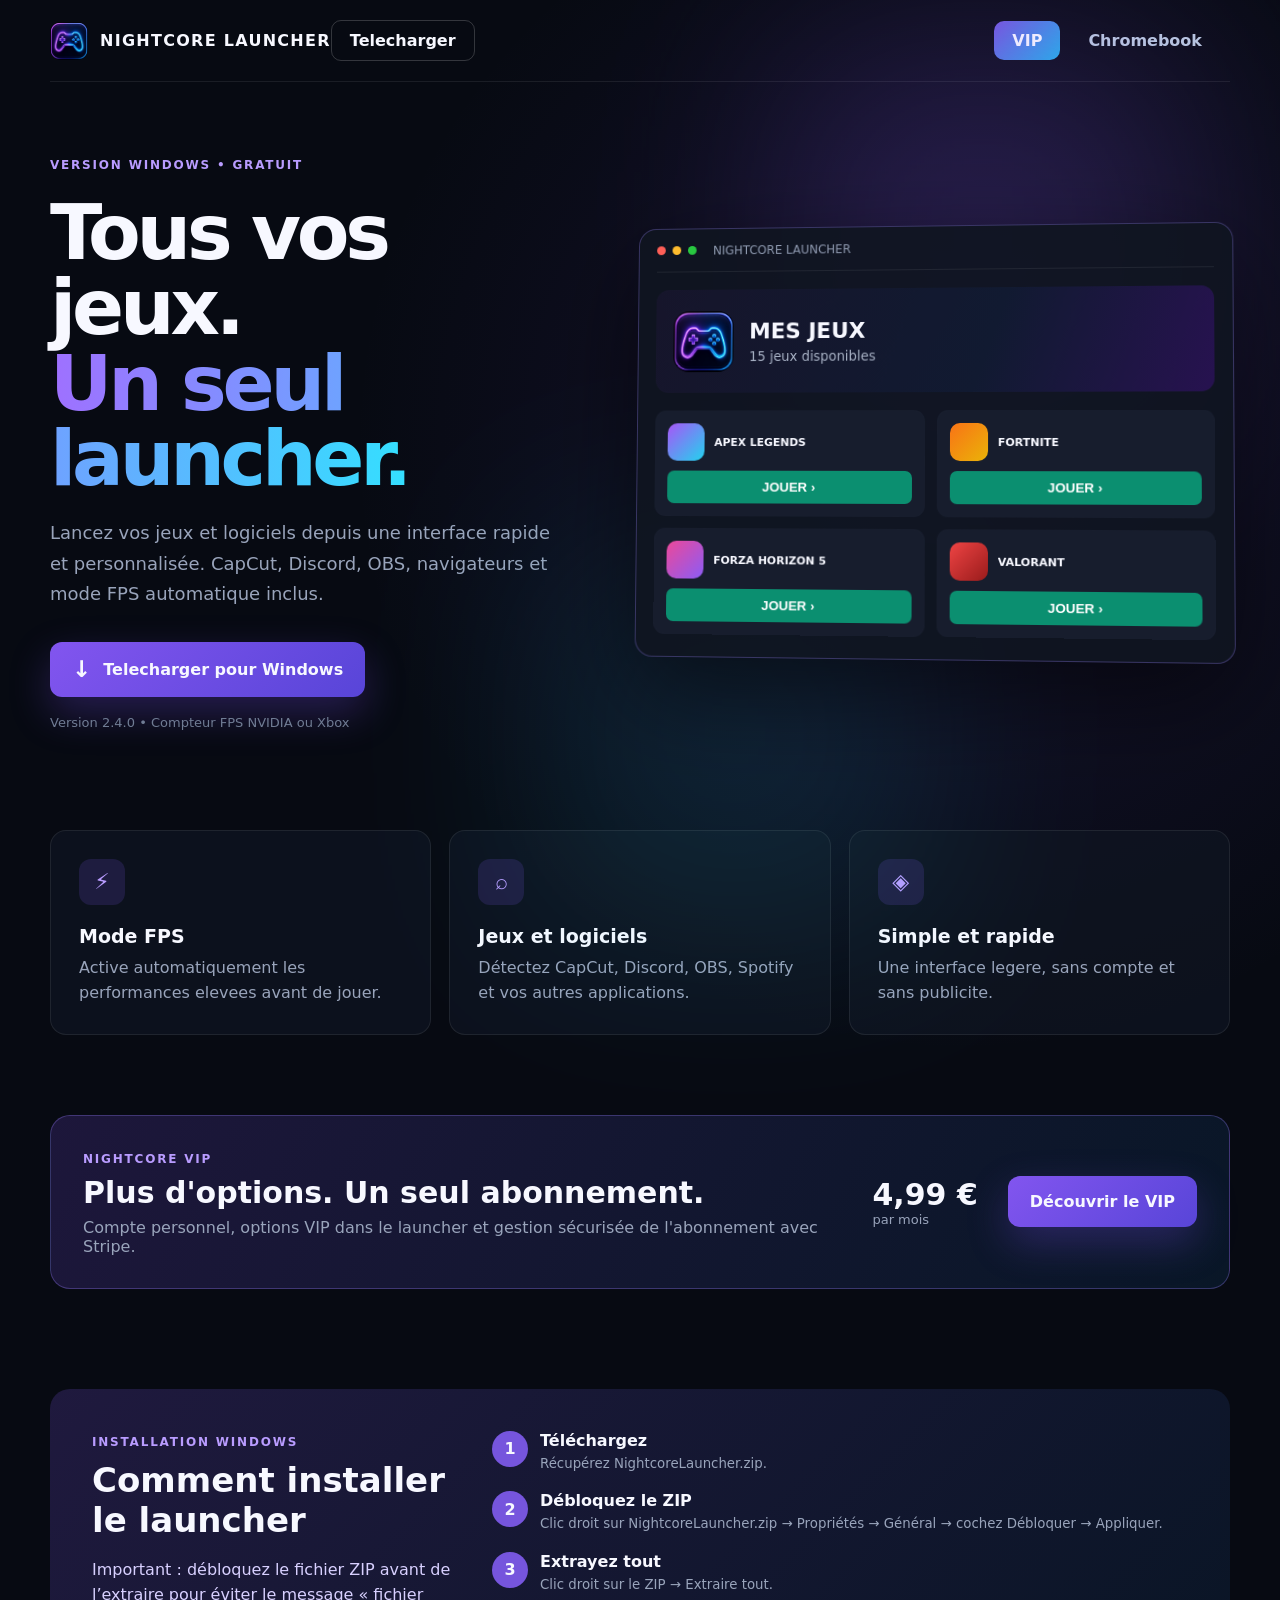
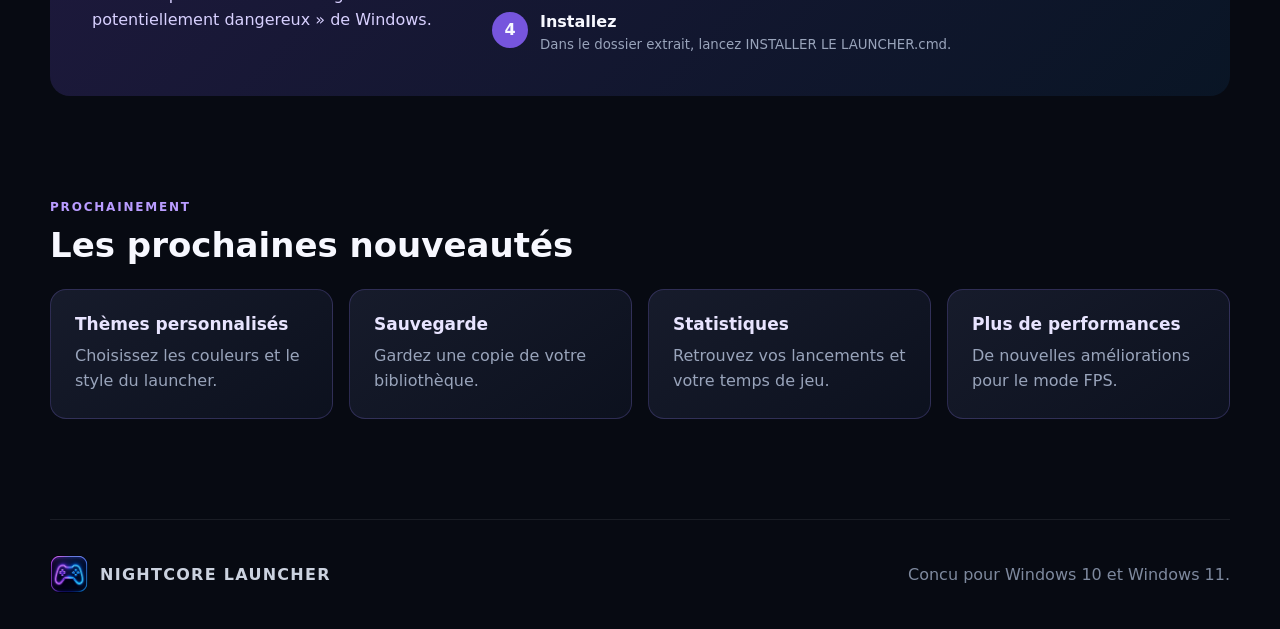
<file: index.html>
<!DOCTYPE html><html lang="fr"><head><meta charSet="utf-8"/><meta name="viewport" content="width=device-width, initial-scale=1"/><link rel="preload" href="/game-launcher-icon.png" as="image"/><link rel="stylesheet" href="/_next/static/chunks/1wp63x2kn23go.css" data-precedence="next"/><link rel="preload" as="script" fetchPriority="low" href="/_next/static/chunks/28up3e0o5x5tl.js"/><script src="/_next/static/chunks/1y0fmjqthim91.js" async=""></script><script src="/_next/static/chunks/2w2pbs_ucor4x.js" async=""></script><script src="/_next/static/chunks/turbopack-178wikmgsaojk.js" async=""></script><script src="/_next/static/chunks/1jzmhb02lr_79.js" async=""></script><meta name="theme-color" content="#070a12"/><title>NIGHTCORE LAUNCHER</title><meta name="description" content="Téléchargez NIGHTCORE LAUNCHER pour Windows ou installez l’édition Chromebook."/><link rel="manifest" href="/manifest.webmanifest"/><link rel="icon" href="/game-launcher-icon.png"/><link rel="apple-touch-icon" href="/game-launcher-icon.png"/><script src="/_next/static/chunks/0cz1d0mv5g_q7.js" noModule=""></script></head><body><div hidden=""><!--$--><!--/$--></div><main><nav><div class="brand"><img src="/game-launcher-icon.png" alt=""/><span>NIGHTCORE LAUNCHER</span></div><a class="navDownload" href="/NightcoreLauncher.zip" download="">Telecharger</a><a class="navVip" href="/vip">VIP</a><a class="navChrome" href="/chromebook">Chromebook</a></nav><section class="hero"><div class="glow glowOne"></div><div class="glow glowTwo"></div><div class="heroCopy"><div class="pill">VERSION WINDOWS • GRATUIT</div><h1>Tous vos jeux.<br/><span>Un seul launcher.</span></h1><p>Lancez vos jeux et logiciels depuis une interface rapide et personnalisée. CapCut, Discord, OBS, navigateurs et mode FPS automatique inclus.</p><div class="actions"><a class="primary" href="/NightcoreLauncher.zip" download=""><span class="downloadIcon">↓</span>Telecharger pour Windows</a><span class="version">Version 2.4.0 • Compteur FPS NVIDIA ou Xbox</span></div></div><div class="appPreview"><div class="previewTop"><span class="dot red"></span><span class="dot yellow"></span><span class="dot green"></span><span class="previewTitle">NIGHTCORE LAUNCHER</span></div><div class="previewHero"><img src="/game-launcher-icon.png" alt="Icône NIGHTCORE LAUNCHER"/><div><strong>MES JEUX</strong><small>15 jeux disponibles</small></div></div><div class="cards"><div class="card"><div class="miniIcon i1"></div><span>APEX LEGENDS</span><button>JOUER ›</button></div><div class="card"><div class="miniIcon i2"></div><span>FORTNITE</span><button>JOUER ›</button></div><div class="card"><div class="miniIcon i3"></div><span>FORZA HORIZON 5</span><button>JOUER ›</button></div><div class="card"><div class="miniIcon i4"></div><span>VALORANT</span><button>JOUER ›</button></div></div></div></section><section class="features"><article><div class="featureIcon">⚡</div><h2>Mode FPS</h2><p>Active automatiquement les performances elevees avant de jouer.</p></article><article><div class="featureIcon">⌕</div><h2>Jeux et logiciels</h2><p>Détectez CapCut, Discord, OBS, Spotify et vos autres applications.</p></article><article><div class="featureIcon">◈</div><h2>Simple et rapide</h2><p>Une interface legere, sans compte et sans publicite.</p></article></section><section class="vipTeaser"><div><span class="eyebrow">NIGHTCORE VIP</span><h2>Plus d&#x27;options. Un seul abonnement.</h2><p>Compte personnel, options VIP dans le launcher et gestion sécurisée de l&#x27;abonnement avec Stripe.</p></div><div class="vipPrice"><strong>4,99 €</strong><span>par mois</span></div><a class="primary" href="/vip">Découvrir le VIP</a></section><section class="install"><div><span class="eyebrow">INSTALLATION WINDOWS</span><h2>Comment installer le launcher</h2><p class="installWarning">Important : débloquez le fichier ZIP avant de l’extraire pour éviter le message « fichier potentiellement dangereux » de Windows.</p></div><ol><li><b>1</b><span><strong>Téléchargez</strong><small>Récupérez NightcoreLauncher.zip.</small></span></li><li><b>2</b><span><strong>Débloquez le ZIP</strong><small>Clic droit sur NightcoreLauncher.zip → Propriétés → Général → cochez Débloquer → Appliquer.</small></span></li><li><b>3</b><span><strong>Extrayez tout</strong><small>Clic droit sur le ZIP → Extraire tout.</small></span></li><li><b>4</b><span><strong>Installez</strong><small>Dans le dossier extrait, lancez INSTALLER LE LAUNCHER.cmd.</small></span></li></ol></section><section class="roadmap"><span class="eyebrow">PROCHAINEMENT</span><h2>Les prochaines nouveautés</h2><div class="roadmapGrid"><article><strong>Thèmes personnalisés</strong><p>Choisissez les couleurs et le style du launcher.</p></article><article><strong>Sauvegarde</strong><p>Gardez une copie de votre bibliothèque.</p></article><article><strong>Statistiques</strong><p>Retrouvez vos lancements et votre temps de jeu.</p></article><article><strong>Plus de performances</strong><p>De nouvelles améliorations pour le mode FPS.</p></article></div></section><footer><div class="brand"><img src="/game-launcher-icon.png" alt=""/><span>NIGHTCORE LAUNCHER</span></div><p>Concu pour Windows 10 et Windows 11.</p></footer></main><!--$--><!--/$--><script src="/_next/static/chunks/28up3e0o5x5tl.js" id="_R_" async=""></script><script>(self.__next_f=self.__next_f||[]).push([0])</script><script>self.__next_f.push([1,"1:\"$Sreact.fragment\"\n2:I[56889,[\"/_next/static/chunks/1jzmhb02lr_79.js\"],\"default\"]\n3:I[60434,[\"/_next/static/chunks/1jzmhb02lr_79.js\"],\"default\"]\nc:I[38962,[\"/_next/static/chunks/1jzmhb02lr_79.js\"],\"default\",1]\n:HL[\"/_next/static/chunks/1wp63x2kn23go.css\",\"style\"]\n:HL[\"/game-launcher-icon.png\",\"image\"]\n"])</script><script>self.__next_f.push([1,"0:{\"P\":null,\"c\":[\"\",\"\"],\"q\":\"\",\"i\":false,\"f\":[[[\"\",{\"children\":[\"__PAGE__\",{}]},\"$undefined\",\"$undefined\",16],[[\"$\",\"$1\",\"c\",{\"children\":[[[\"$\",\"link\",\"0\",{\"rel\":\"stylesheet\",\"href\":\"/_next/static/chunks/1wp63x2kn23go.css\",\"precedence\":\"next\",\"crossOrigin\":\"$undefined\",\"nonce\":\"$undefined\"}],[\"$\",\"script\",\"script-0\",{\"src\":\"/_next/static/chunks/1jzmhb02lr_79.js\",\"async\":true,\"nonce\":\"$undefined\"}]],[\"$\",\"html\",null,{\"lang\":\"fr\",\"children\":[\"$\",\"body\",null,{\"children\":[\"$\",\"$L2\",null,{\"parallelRouterKey\":\"children\",\"error\":\"$undefined\",\"errorStyles\":\"$undefined\",\"errorScripts\":\"$undefined\",\"template\":[\"$\",\"$L3\",null,{}],\"templateStyles\":\"$undefined\",\"templateScripts\":\"$undefined\",\"notFound\":[[[\"$\",\"title\",null,{\"children\":\"404: This page could not be found.\"}],[\"$\",\"div\",null,{\"style\":{\"fontFamily\":\"system-ui,\\\"Segoe UI\\\",Roboto,Helvetica,Arial,sans-serif,\\\"Apple Color Emoji\\\",\\\"Segoe UI Emoji\\\"\",\"height\":\"100vh\",\"textAlign\":\"center\",\"display\":\"flex\",\"flexDirection\":\"column\",\"alignItems\":\"center\",\"justifyContent\":\"center\"},\"children\":[\"$\",\"div\",null,{\"children\":[[\"$\",\"style\",null,{\"dangerouslySetInnerHTML\":{\"__html\":\"body{color:#000;background:#fff;margin:0}.next-error-h1{border-right:1px solid rgba(0,0,0,.3)}@media (prefers-color-scheme:dark){body{color:#fff;background:#000}.next-error-h1{border-right:1px solid rgba(255,255,255,.3)}}\"}}],[\"$\",\"h1\",null,{\"className\":\"next-error-h1\",\"style\":{\"display\":\"inline-block\",\"margin\":\"0 20px 0 0\",\"padding\":\"0 23px 0 0\",\"fontSize\":24,\"fontWeight\":500,\"verticalAlign\":\"top\",\"lineHeight\":\"49px\"},\"children\":404}],[\"$\",\"div\",null,{\"style\":{\"display\":\"inline-block\"},\"children\":[\"$\",\"h2\",null,{\"style\":{\"fontSize\":14,\"fontWeight\":400,\"lineHeight\":\"49px\",\"margin\":0},\"children\":\"This page could not be found.\"}]}]]}]}]],[]],\"forbidden\":\"$undefined\",\"unauthorized\":\"$undefined\"}]}]}]]}],{\"children\":[[\"$\",\"$1\",\"c\",{\"children\":[[\"$\",\"main\",null,{\"children\":[[\"$\",\"nav\",null,{\"children\":[[\"$\",\"div\",null,{\"className\":\"brand\",\"children\":[[\"$\",\"img\",null,{\"src\":\"/game-launcher-icon.png\",\"alt\":\"\"}],[\"$\",\"span\",null,{\"children\":\"NIGHTCORE LAUNCHER\"}]]}],[\"$\",\"a\",null,{\"className\":\"navDownload\",\"href\":\"/NightcoreLauncher.zip\",\"download\":true,\"children\":\"Telecharger\"}],[\"$\",\"a\",null,{\"className\":\"navVip\",\"href\":\"/vip\",\"children\":\"VIP\"}],[\"$\",\"a\",null,{\"className\":\"navChrome\",\"href\":\"/chromebook\",\"children\":\"Chromebook\"}]]}],[\"$\",\"section\",null,{\"className\":\"hero\",\"children\":[[\"$\",\"div\",null,{\"className\":\"glow glowOne\"}],[\"$\",\"div\",null,{\"className\":\"glow glowTwo\"}],[\"$\",\"div\",null,{\"className\":\"heroCopy\",\"children\":[[\"$\",\"div\",null,{\"className\":\"pill\",\"children\":\"VERSION WINDOWS • GRATUIT\"}],[\"$\",\"h1\",null,{\"children\":[\"Tous vos jeux.\",[\"$\",\"br\",null,{}],[\"$\",\"span\",null,{\"children\":\"Un seul launcher.\"}]]}],[\"$\",\"p\",null,{\"children\":\"Lancez vos jeux et logiciels depuis une interface rapide et personnalisée. CapCut, Discord, OBS, navigateurs et mode FPS automatique inclus.\"}],[\"$\",\"div\",null,{\"className\":\"actions\",\"children\":[[\"$\",\"a\",null,{\"className\":\"primary\",\"href\":\"/NightcoreLauncher.zip\",\"download\":true,\"children\":[[\"$\",\"span\",null,{\"className\":\"downloadIcon\",\"children\":\"↓\"}],\"Telecharger pour Windows\"]}],[\"$\",\"span\",null,{\"className\":\"version\",\"children\":\"Version 2.4.0 • Compteur FPS NVIDIA ou Xbox\"}]]}]]}],[\"$\",\"div\",null,{\"className\":\"appPreview\",\"children\":[[\"$\",\"div\",null,{\"className\":\"previewTop\",\"children\":[[\"$\",\"span\",null,{\"className\":\"dot red\"}],[\"$\",\"span\",null,{\"className\":\"dot yellow\"}],[\"$\",\"span\",null,{\"className\":\"dot green\"}],[\"$\",\"span\",null,{\"className\":\"previewTitle\",\"children\":\"NIGHTCORE LAUNCHER\"}]]}],[\"$\",\"div\",null,{\"className\":\"previewHero\",\"children\":[[\"$\",\"img\",null,{\"src\":\"/game-launcher-icon.png\",\"alt\":\"Icône NIGHTCORE LAUNCHER\"}],[\"$\",\"div\",null,{\"children\":[[\"$\",\"strong\",null,{\"children\":\"MES JEUX\"}],[\"$\",\"small\",null,{\"children\":\"15 jeux disponibles\"}]]}]]}],[\"$\",\"div\",null,{\"className\":\"cards\",\"children\":[[\"$\",\"div\",\"APEX LEGENDS\",{\"className\":\"card\",\"children\":[[\"$\",\"div\",null,{\"className\":\"miniIcon i1\"}],[\"$\",\"span\",null,{\"children\":\"APEX LEGENDS\"}],[\"$\",\"button\",null,{\"children\":\"JOUER ›\"}]]}],[\"$\",\"div\",\"FORTNITE\",{\"className\":\"card\",\"children\":[[\"$\",\"div\",null,{\"className\":\"miniIcon i2\"}],[\"$\",\"span\",null,{\"children\":\"FORTNITE\"}],[\"$\",\"button\",null,{\"children\":\"JOUER ›\"}]]}],[\"$\",\"div\",\"FORZA HORIZON 5\",{\"className\":\"card\",\"children\":[[\"$\",\"div\",null,{\"className\":\"miniIcon i3\"}],[\"$\",\"span\",null,{\"children\":\"FORZA HORIZON 5\"}],[\"$\",\"button\",null,{\"children\":\"JOUER ›\"}]]}],[\"$\",\"div\",\"VALORANT\",{\"className\":\"card\",\"children\":[[\"$\",\"div\",null,{\"className\":\"miniIcon i4\"}],[\"$\",\"span\",null,{\"children\":\"VALORANT\"}],[\"$\",\"button\",null,{\"children\":\"JOUER ›\"}]]}]]}]]}]]}],[\"$\",\"section\",null,{\"className\":\"features\",\"children\":[[\"$\",\"article\",null,{\"children\":[[\"$\",\"div\",null,{\"className\":\"featureIcon\",\"children\":\"⚡\"}],[\"$\",\"h2\",null,{\"children\":\"Mode FPS\"}],[\"$\",\"p\",null,{\"children\":\"Active automatiquement les performances elevees avant de jouer.\"}]]}],\"$L4\",\"$L5\"]}],\"$L6\",\"$L7\",\"$L8\",\"$L9\"]}],null,\"$La\"]}],{},null,false,null]},null,false,null],\"$Lb\",false]],\"m\":\"$undefined\",\"G\":[\"$c\",[\"$Ld\"]],\"S\":true,\"h\":null,\"s\":\"$undefined\",\"l\":\"$undefined\",\"p\":\"$undefined\",\"d\":\"$undefined\",\"b\":\"yFczOm2QAaAc6asveZg9G\"}\n"])</script><script>self.__next_f.push([1,"e:I[94983,[\"/_next/static/chunks/1jzmhb02lr_79.js\"],\"OutletBoundary\"]\nf:\"$Sreact.suspense\"\n11:I[94983,[\"/_next/static/chunks/1jzmhb02lr_79.js\"],\"ViewportBoundary\"]\n13:I[94983,[\"/_next/static/chunks/1jzmhb02lr_79.js\"],\"MetadataBoundary\"]\n4:[\"$\",\"article\",null,{\"children\":[[\"$\",\"div\",null,{\"className\":\"featureIcon\",\"children\":\"⌕\"}],[\"$\",\"h2\",null,{\"children\":\"Jeux et logiciels\"}],[\"$\",\"p\",null,{\"children\":\"Détectez CapCut, Discord, OBS, Spotify et vos autres applications.\"}]]}]\n5:[\"$\",\"article\",null,{\"children\":[[\"$\",\"div\",null,{\"className\":\"featureIcon\",\"children\":\"◈\"}],[\"$\",\"h2\",null,{\"children\":\"Simple et rapide\"}],[\"$\",\"p\",null,{\"children\":\"Une interface legere, sans compte et sans publicite.\"}]]}]\n6:[\"$\",\"section\",null,{\"className\":\"vipTeaser\",\"children\":[[\"$\",\"div\",null,{\"children\":[[\"$\",\"span\",null,{\"className\":\"eyebrow\",\"children\":\"NIGHTCORE VIP\"}],[\"$\",\"h2\",null,{\"children\":\"Plus d'options. Un seul abonnement.\"}],[\"$\",\"p\",null,{\"children\":\"Compte personnel, options VIP dans le launcher et gestion sécurisée de l'abonnement avec Stripe.\"}]]}],[\"$\",\"div\",null,{\"className\":\"vipPrice\",\"children\":[[\"$\",\"strong\",null,{\"children\":\"4,99 €\"}],[\"$\",\"span\",null,{\"children\":\"par mois\"}]]}],[\"$\",\"a\",null,{\"className\":\"primary\",\"href\":\"/vip\",\"children\":\"Découvrir le VIP\"}]]}]\n"])</script><script>self.__next_f.push([1,"7:[\"$\",\"section\",null,{\"className\":\"install\",\"children\":[[\"$\",\"div\",null,{\"children\":[[\"$\",\"span\",null,{\"className\":\"eyebrow\",\"children\":\"INSTALLATION WINDOWS\"}],[\"$\",\"h2\",null,{\"children\":\"Comment installer le launcher\"}],[\"$\",\"p\",null,{\"className\":\"installWarning\",\"children\":\"Important : débloquez le fichier ZIP avant de l’extraire pour éviter le message « fichier potentiellement dangereux » de Windows.\"}]]}],[\"$\",\"ol\",null,{\"children\":[[\"$\",\"li\",null,{\"children\":[[\"$\",\"b\",null,{\"children\":\"1\"}],[\"$\",\"span\",null,{\"children\":[[\"$\",\"strong\",null,{\"children\":\"Téléchargez\"}],[\"$\",\"small\",null,{\"children\":\"Récupérez NightcoreLauncher.zip.\"}]]}]]}],[\"$\",\"li\",null,{\"children\":[[\"$\",\"b\",null,{\"children\":\"2\"}],[\"$\",\"span\",null,{\"children\":[[\"$\",\"strong\",null,{\"children\":\"Débloquez le ZIP\"}],[\"$\",\"small\",null,{\"children\":\"Clic droit sur NightcoreLauncher.zip → Propriétés → Général → cochez Débloquer → Appliquer.\"}]]}]]}],[\"$\",\"li\",null,{\"children\":[[\"$\",\"b\",null,{\"children\":\"3\"}],[\"$\",\"span\",null,{\"children\":[[\"$\",\"strong\",null,{\"children\":\"Extrayez tout\"}],[\"$\",\"small\",null,{\"children\":\"Clic droit sur le ZIP → Extraire tout.\"}]]}]]}],[\"$\",\"li\",null,{\"children\":[[\"$\",\"b\",null,{\"children\":\"4\"}],[\"$\",\"span\",null,{\"children\":[[\"$\",\"strong\",null,{\"children\":\"Installez\"}],[\"$\",\"small\",null,{\"children\":\"Dans le dossier extrait, lancez INSTALLER LE LAUNCHER.cmd.\"}]]}]]}]]}]]}]\n"])</script><script>self.__next_f.push([1,"8:[\"$\",\"section\",null,{\"className\":\"roadmap\",\"children\":[[\"$\",\"span\",null,{\"className\":\"eyebrow\",\"children\":\"PROCHAINEMENT\"}],[\"$\",\"h2\",null,{\"children\":\"Les prochaines nouveautés\"}],[\"$\",\"div\",null,{\"className\":\"roadmapGrid\",\"children\":[[\"$\",\"article\",null,{\"children\":[[\"$\",\"strong\",null,{\"children\":\"Thèmes personnalisés\"}],[\"$\",\"p\",null,{\"children\":\"Choisissez les couleurs et le style du launcher.\"}]]}],[\"$\",\"article\",null,{\"children\":[[\"$\",\"strong\",null,{\"children\":\"Sauvegarde\"}],[\"$\",\"p\",null,{\"children\":\"Gardez une copie de votre bibliothèque.\"}]]}],[\"$\",\"article\",null,{\"children\":[[\"$\",\"strong\",null,{\"children\":\"Statistiques\"}],[\"$\",\"p\",null,{\"children\":\"Retrouvez vos lancements et votre temps de jeu.\"}]]}],[\"$\",\"article\",null,{\"children\":[[\"$\",\"strong\",null,{\"children\":\"Plus de performances\"}],[\"$\",\"p\",null,{\"children\":\"De nouvelles améliorations pour le mode FPS.\"}]]}]]}]]}]\n9:[\"$\",\"footer\",null,{\"children\":[[\"$\",\"div\",null,{\"className\":\"brand\",\"children\":[[\"$\",\"img\",null,{\"src\":\"/game-launcher-icon.png\",\"alt\":\"\"}],[\"$\",\"span\",null,{\"children\":\"NIGHTCORE LAUNCHER\"}]]}],[\"$\",\"p\",null,{\"children\":\"Concu pour Windows 10 et Windows 11.\"}]]}]\na:[\"$\",\"$Le\",null,{\"children\":[\"$\",\"$f\",null,{\"name\":\"Next.MetadataOutlet\",\"children\":\"$@10\"}]}]\nb:[\"$\",\"$1\",\"h\",{\"children\":[null,[\"$\",\"$L11\",null,{\"children\":\"$L12\"}],[\"$\",\"div\",null,{\"hidden\":true,\"children\":[\"$\",\"$L13\",null,{\"children\":[\"$\",\"$f\",null,{\"name\":\"Next.Metadata\",\"children\":\"$L14\"}]}]}],null]}]\nd:[\"$\",\"link\",\"0\",{\"rel\":\"stylesheet\",\"href\":\"/_next/static/chunks/1wp63x2kn23go.css\",\"precedence\":\"next\",\"crossOrigin\":\"$undefined\",\"nonce\":\"$undefined\"}]\n"])</script><script>self.__next_f.push([1,"12:[[\"$\",\"meta\",\"0\",{\"charSet\":\"utf-8\"}],[\"$\",\"meta\",\"1\",{\"name\":\"viewport\",\"content\":\"width=device-width, initial-scale=1\"}],[\"$\",\"meta\",\"2\",{\"name\":\"theme-color\",\"content\":\"#070a12\"}]]\n"])</script><script>self.__next_f.push([1,"15:I[15913,[\"/_next/static/chunks/1jzmhb02lr_79.js\"],\"IconMark\"]\n10:null\n14:[[\"$\",\"title\",\"0\",{\"children\":\"NIGHTCORE LAUNCHER\"}],[\"$\",\"meta\",\"1\",{\"name\":\"description\",\"content\":\"Téléchargez NIGHTCORE LAUNCHER pour Windows ou installez l’édition Chromebook.\"}],[\"$\",\"link\",\"2\",{\"rel\":\"manifest\",\"href\":\"/manifest.webmanifest\",\"crossOrigin\":\"$undefined\"}],[\"$\",\"link\",\"3\",{\"rel\":\"icon\",\"href\":\"/game-launcher-icon.png\"}],[\"$\",\"link\",\"4\",{\"rel\":\"apple-touch-icon\",\"href\":\"/game-launcher-icon.png\"}],[\"$\",\"$L15\",\"5\",{}]]\n"])</script></body></html>
</file>
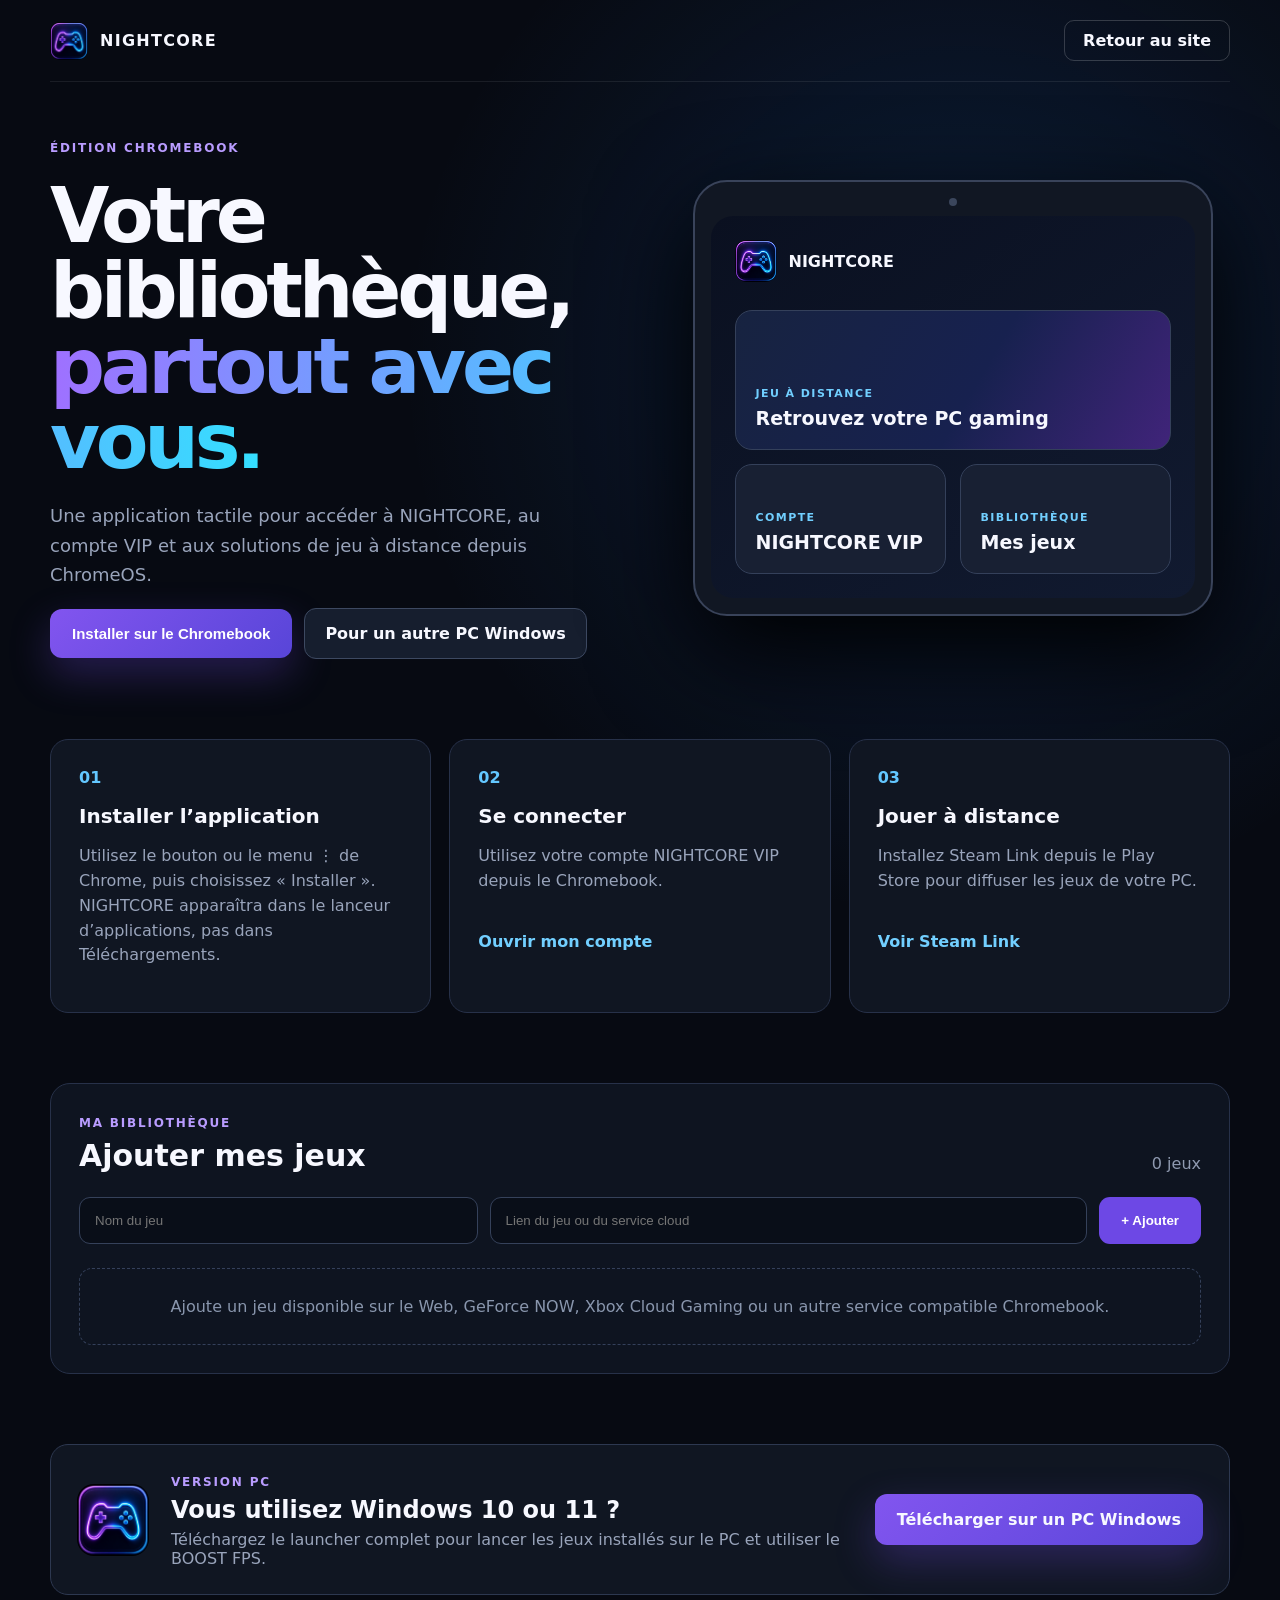
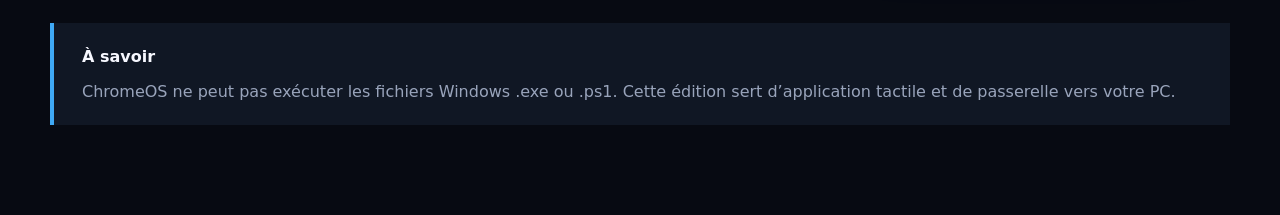
<file: chromebook.html>
<!DOCTYPE html><html lang="fr"><head><meta charSet="utf-8"/><meta name="viewport" content="width=device-width, initial-scale=1"/><link rel="preload" as="image" href="/game-launcher-icon.png"/><link rel="stylesheet" href="/_next/static/chunks/1wp63x2kn23go.css" data-precedence="next"/><link rel="preload" as="script" fetchPriority="low" href="/_next/static/chunks/28up3e0o5x5tl.js"/><script src="/_next/static/chunks/1y0fmjqthim91.js" async=""></script><script src="/_next/static/chunks/2w2pbs_ucor4x.js" async=""></script><script src="/_next/static/chunks/turbopack-178wikmgsaojk.js" async=""></script><script src="/_next/static/chunks/1jzmhb02lr_79.js" async=""></script><script src="/_next/static/chunks/0t8zo4o0y9rsm.js" async=""></script><meta name="theme-color" content="#070a12"/><title>NIGHTCORE LAUNCHER</title><meta name="description" content="Téléchargez NIGHTCORE LAUNCHER pour Windows ou installez l’édition Chromebook."/><link rel="manifest" href="/manifest.webmanifest"/><link rel="icon" href="/game-launcher-icon.png"/><link rel="apple-touch-icon" href="/game-launcher-icon.png"/><script src="/_next/static/chunks/0cz1d0mv5g_q7.js" noModule=""></script></head><body><div hidden=""><!--$--><!--/$--></div><main class="chromePage"><nav><a class="brand" href="/"><img src="/game-launcher-icon.png" alt=""/><span>NIGHTCORE</span></a><a class="navDownload" href="/">Retour au site</a></nav><section class="chromeHero"><div class="chromeCopy"><span class="eyebrow">ÉDITION CHROMEBOOK</span><h1>Votre bibliothèque,<br/><span>partout avec vous.</span></h1><p>Une application tactile pour accéder à NIGHTCORE, au compte VIP et aux solutions de jeu à distance depuis ChromeOS.</p><div class="platformActions"><button class="primary installPwa">Installer sur le Chromebook</button><a class="windowsDownload" href="/NightcoreLauncher.zip" download="">Pour un autre PC Windows</a></div></div><div class="tabletMockup"><div class="tabletCamera"></div><div class="tabletScreen"><div class="mobileBrand"><img src="/game-launcher-icon.png" alt=""/><strong>NIGHTCORE</strong></div><div class="touchCard featured"><span>JEU À DISTANCE</span><strong>Retrouvez votre PC gaming</strong></div><div class="touchGrid"><div class="touchCard"><span>COMPTE</span><strong>NIGHTCORE VIP</strong></div><div class="touchCard"><span>BIBLIOTHÈQUE</span><strong>Mes jeux</strong></div></div></div></div></section><section class="chromeActions"><article><div>01</div><h2>Installer l’application</h2><p>Utilisez le bouton ou le menu ⋮ de Chrome, puis choisissez « Installer ». NIGHTCORE apparaîtra dans le lanceur d’applications, pas dans Téléchargements.</p></article><article><div>02</div><h2>Se connecter</h2><p>Utilisez votre compte NIGHTCORE VIP depuis le Chromebook.</p><a href="/vip">Ouvrir mon compte</a></article><article><div>03</div><h2>Jouer à distance</h2><p>Installez Steam Link depuis le Play Store pour diffuser les jeux de votre PC.</p><a href="https://play.google.com/store/apps/details?id=com.valvesoftware.steamlink" target="_blank" rel="noreferrer">Voir Steam Link</a></article></section><section class="chromeLibrary"><div class="libraryHeading"><div><span class="eyebrow">MA BIBLIOTHÈQUE</span><h2>Ajouter mes jeux</h2></div><span>0<!-- --> jeu<!-- -->x</span></div><form class="addGameForm"><input placeholder="Nom du jeu" value=""/><input placeholder="Lien du jeu ou du service cloud" value=""/><button type="submit">+ Ajouter</button></form><div class="emptyLibrary">Ajoute un jeu disponible sur le Web, GeForce NOW, Xbox Cloud Gaming ou un autre service compatible Chromebook.</div></section><section class="windowsChoice"><img src="/game-launcher-icon.png" alt=""/><div><span class="eyebrow">VERSION PC</span><h2>Vous utilisez Windows 10 ou 11 ?</h2><p>Téléchargez le launcher complet pour lancer les jeux installés sur le PC et utiliser le BOOST FPS.</p></div><a class="primary" href="/NightcoreLauncher.zip" download="">Télécharger sur un PC Windows</a></section><section class="chromeNotice"><strong>À savoir</strong><p>ChromeOS ne peut pas exécuter les fichiers Windows .exe ou .ps1. Cette édition sert d’application tactile et de passerelle vers votre PC.</p></section></main><!--$--><!--/$--><script src="/_next/static/chunks/28up3e0o5x5tl.js" id="_R_" async=""></script><script>(self.__next_f=self.__next_f||[]).push([0])</script><script>self.__next_f.push([1,"1:\"$Sreact.fragment\"\n2:I[56889,[\"/_next/static/chunks/1jzmhb02lr_79.js\"],\"default\"]\n3:I[60434,[\"/_next/static/chunks/1jzmhb02lr_79.js\"],\"default\"]\n4:I[13819,[\"/_next/static/chunks/1jzmhb02lr_79.js\"],\"ClientPageRoot\"]\n5:I[70028,[\"/_next/static/chunks/1jzmhb02lr_79.js\",\"/_next/static/chunks/0t8zo4o0y9rsm.js\"],\"default\"]\n8:I[94983,[\"/_next/static/chunks/1jzmhb02lr_79.js\"],\"OutletBoundary\"]\n9:\"$Sreact.suspense\"\nc:I[94983,[\"/_next/static/chunks/1jzmhb02lr_79.js\"],\"ViewportBoundary\"]\ne:I[94983,[\"/_next/static/chunks/1jzmhb02lr_79.js\"],\"MetadataBoundary\"]\n10:I[38962,[\"/_next/static/chunks/1jzmhb02lr_79.js\"],\"default\",1]\n:HL[\"/_next/static/chunks/1wp63x2kn23go.css\",\"style\"]\n"])</script><script>self.__next_f.push([1,"0:{\"P\":null,\"c\":[\"\",\"chromebook\"],\"q\":\"\",\"i\":false,\"f\":[[[\"\",{\"children\":[\"chromebook\",{\"children\":[\"__PAGE__\",{}]}]},\"$undefined\",\"$undefined\",16],[[\"$\",\"$1\",\"c\",{\"children\":[[[\"$\",\"link\",\"0\",{\"rel\":\"stylesheet\",\"href\":\"/_next/static/chunks/1wp63x2kn23go.css\",\"precedence\":\"next\",\"crossOrigin\":\"$undefined\",\"nonce\":\"$undefined\"}],[\"$\",\"script\",\"script-0\",{\"src\":\"/_next/static/chunks/1jzmhb02lr_79.js\",\"async\":true,\"nonce\":\"$undefined\"}]],[\"$\",\"html\",null,{\"lang\":\"fr\",\"children\":[\"$\",\"body\",null,{\"children\":[\"$\",\"$L2\",null,{\"parallelRouterKey\":\"children\",\"error\":\"$undefined\",\"errorStyles\":\"$undefined\",\"errorScripts\":\"$undefined\",\"template\":[\"$\",\"$L3\",null,{}],\"templateStyles\":\"$undefined\",\"templateScripts\":\"$undefined\",\"notFound\":[[[\"$\",\"title\",null,{\"children\":\"404: This page could not be found.\"}],[\"$\",\"div\",null,{\"style\":{\"fontFamily\":\"system-ui,\\\"Segoe UI\\\",Roboto,Helvetica,Arial,sans-serif,\\\"Apple Color Emoji\\\",\\\"Segoe UI Emoji\\\"\",\"height\":\"100vh\",\"textAlign\":\"center\",\"display\":\"flex\",\"flexDirection\":\"column\",\"alignItems\":\"center\",\"justifyContent\":\"center\"},\"children\":[\"$\",\"div\",null,{\"children\":[[\"$\",\"style\",null,{\"dangerouslySetInnerHTML\":{\"__html\":\"body{color:#000;background:#fff;margin:0}.next-error-h1{border-right:1px solid rgba(0,0,0,.3)}@media (prefers-color-scheme:dark){body{color:#fff;background:#000}.next-error-h1{border-right:1px solid rgba(255,255,255,.3)}}\"}}],[\"$\",\"h1\",null,{\"className\":\"next-error-h1\",\"style\":{\"display\":\"inline-block\",\"margin\":\"0 20px 0 0\",\"padding\":\"0 23px 0 0\",\"fontSize\":24,\"fontWeight\":500,\"verticalAlign\":\"top\",\"lineHeight\":\"49px\"},\"children\":404}],[\"$\",\"div\",null,{\"style\":{\"display\":\"inline-block\"},\"children\":[\"$\",\"h2\",null,{\"style\":{\"fontSize\":14,\"fontWeight\":400,\"lineHeight\":\"49px\",\"margin\":0},\"children\":\"This page could not be found.\"}]}]]}]}]],[]],\"forbidden\":\"$undefined\",\"unauthorized\":\"$undefined\"}]}]}]]}],{\"children\":[[\"$\",\"$1\",\"c\",{\"children\":[null,[\"$\",\"$L2\",null,{\"parallelRouterKey\":\"children\",\"error\":\"$undefined\",\"errorStyles\":\"$undefined\",\"errorScripts\":\"$undefined\",\"template\":[\"$\",\"$L3\",null,{}],\"templateStyles\":\"$undefined\",\"templateScripts\":\"$undefined\",\"notFound\":\"$undefined\",\"forbidden\":\"$undefined\",\"unauthorized\":\"$undefined\"}]]}],{\"children\":[[\"$\",\"$1\",\"c\",{\"children\":[[\"$\",\"$L4\",null,{\"Component\":\"$5\",\"serverProvidedParams\":{\"searchParams\":{},\"params\":{},\"promises\":[\"$@6\",\"$@7\"]}}],[[\"$\",\"script\",\"script-0\",{\"src\":\"/_next/static/chunks/0t8zo4o0y9rsm.js\",\"async\":true,\"nonce\":\"$undefined\"}]],[\"$\",\"$L8\",null,{\"children\":[\"$\",\"$9\",null,{\"name\":\"Next.MetadataOutlet\",\"children\":\"$@a\"}]}]]}],{},null,false,null]},null,false,\"$@b\"]},null,false,null],[\"$\",\"$1\",\"h\",{\"children\":[null,[\"$\",\"$Lc\",null,{\"children\":\"$Ld\"}],[\"$\",\"div\",null,{\"hidden\":true,\"children\":[\"$\",\"$Le\",null,{\"children\":[\"$\",\"$9\",null,{\"name\":\"Next.Metadata\",\"children\":\"$Lf\"}]}]}],null]}],false]],\"m\":\"$undefined\",\"G\":[\"$10\",[[\"$\",\"link\",\"0\",{\"rel\":\"stylesheet\",\"href\":\"/_next/static/chunks/1wp63x2kn23go.css\",\"precedence\":\"next\",\"crossOrigin\":\"$undefined\",\"nonce\":\"$undefined\"}]]],\"S\":true,\"h\":null,\"s\":\"$undefined\",\"l\":\"$undefined\",\"p\":\"$undefined\",\"d\":\"$undefined\",\"b\":\"yFczOm2QAaAc6asveZg9G\"}\n"])</script><script>self.__next_f.push([1,"11:[]\nb:\"$W11\"\n6:{}\n7:\"$0:f:0:1:1:children:1:children:0:props:children:0:props:serverProvidedParams:params\"\n"])</script><script>self.__next_f.push([1,"d:[[\"$\",\"meta\",\"0\",{\"charSet\":\"utf-8\"}],[\"$\",\"meta\",\"1\",{\"name\":\"viewport\",\"content\":\"width=device-width, initial-scale=1\"}],[\"$\",\"meta\",\"2\",{\"name\":\"theme-color\",\"content\":\"#070a12\"}]]\n"])</script><script>self.__next_f.push([1,"12:I[15913,[\"/_next/static/chunks/1jzmhb02lr_79.js\"],\"IconMark\"]\na:null\nf:[[\"$\",\"title\",\"0\",{\"children\":\"NIGHTCORE LAUNCHER\"}],[\"$\",\"meta\",\"1\",{\"name\":\"description\",\"content\":\"Téléchargez NIGHTCORE LAUNCHER pour Windows ou installez l’édition Chromebook.\"}],[\"$\",\"link\",\"2\",{\"rel\":\"manifest\",\"href\":\"/manifest.webmanifest\",\"crossOrigin\":\"$undefined\"}],[\"$\",\"link\",\"3\",{\"rel\":\"icon\",\"href\":\"/game-launcher-icon.png\"}],[\"$\",\"link\",\"4\",{\"rel\":\"apple-touch-icon\",\"href\":\"/game-launcher-icon.png\"}],[\"$\",\"$L12\",\"5\",{}]]\n"])</script></body></html>
</file>
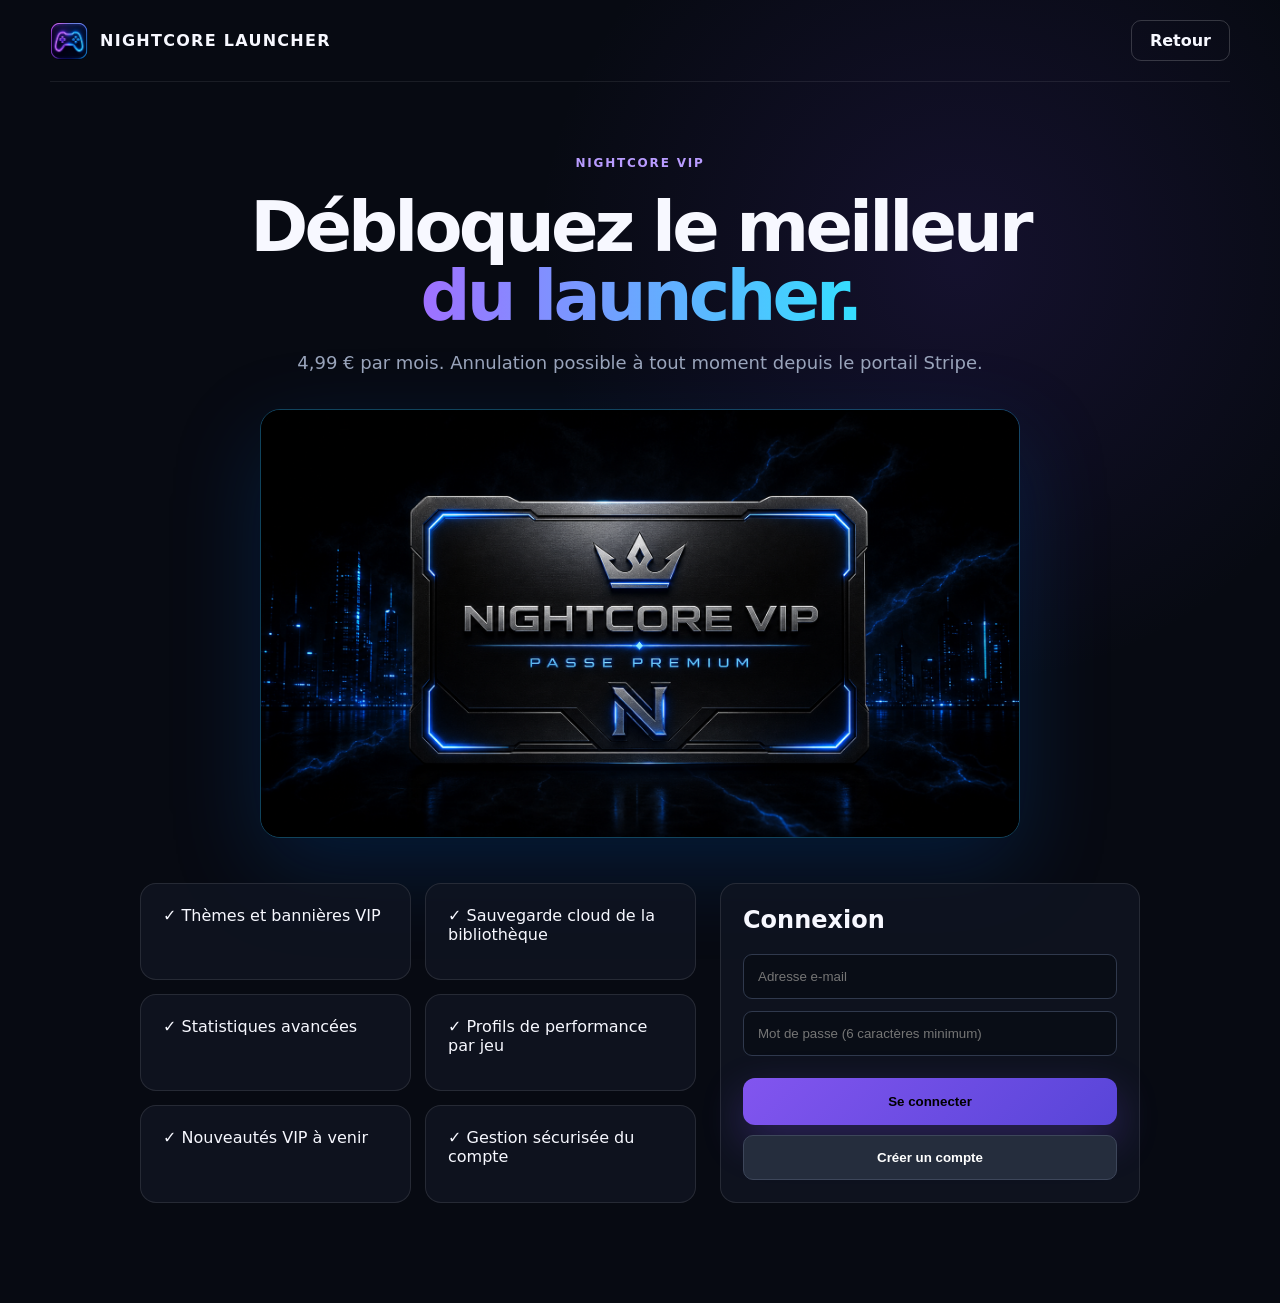
<file: vip.html>
<!DOCTYPE html><html lang="fr"><head><meta charSet="utf-8"/><meta name="viewport" content="width=device-width, initial-scale=1"/><link rel="preload" as="image" href="/game-launcher-icon.png"/><link rel="preload" as="image" href="/nightcore-vip-pass.png"/><link rel="stylesheet" href="/_next/static/chunks/1wp63x2kn23go.css" data-precedence="next"/><link rel="preload" as="script" fetchPriority="low" href="/_next/static/chunks/28up3e0o5x5tl.js"/><script src="/_next/static/chunks/1y0fmjqthim91.js" async=""></script><script src="/_next/static/chunks/2w2pbs_ucor4x.js" async=""></script><script src="/_next/static/chunks/turbopack-178wikmgsaojk.js" async=""></script><script src="/_next/static/chunks/1jzmhb02lr_79.js" async=""></script><script src="/_next/static/chunks/0k0jk8nxlap_j.js" async=""></script><meta name="theme-color" content="#070a12"/><title>NIGHTCORE LAUNCHER</title><meta name="description" content="Téléchargez NIGHTCORE LAUNCHER pour Windows ou installez l’édition Chromebook."/><link rel="manifest" href="/manifest.webmanifest"/><link rel="icon" href="/game-launcher-icon.png"/><link rel="apple-touch-icon" href="/game-launcher-icon.png"/><script src="/_next/static/chunks/0cz1d0mv5g_q7.js" noModule=""></script></head><body><div hidden=""><!--$--><!--/$--></div><main class="vipPage"><nav><a class="brand" href="/"><img src="/game-launcher-icon.png" alt=""/><span>NIGHTCORE LAUNCHER</span></a><a class="navDownload" href="/">Retour</a></nav><section class="vipHero"><span class="eyebrow">NIGHTCORE VIP</span><h1>Débloquez le meilleur<br/><span>du launcher.</span></h1><p>4,99 € par mois. Annulation possible à tout moment depuis le portail Stripe.</p><img class="vipPassImage" src="/nightcore-vip-pass.png" alt="Passe premium NIGHTCORE VIP"/></section><section class="vipLayout"><div class="vipBenefits"><article>✓ <!-- -->Thèmes et bannières VIP</article><article>✓ <!-- -->Sauvegarde cloud de la bibliothèque</article><article>✓ <!-- -->Statistiques avancées</article><article>✓ <!-- -->Profils de performance par jeu</article><article>✓ <!-- -->Nouveautés VIP à venir</article><article>✓ <!-- -->Gestion sécurisée du compte</article></div><div class="accountCard"><h2>Connexion</h2><input type="email" placeholder="Adresse e-mail" value=""/><input type="password" placeholder="Mot de passe (6 caractères minimum)" value=""/><button class="primary accountButton">Se connecter</button><button class="secondary accountButton">Créer un compte</button></div></section></main><!--$--><!--/$--><script src="/_next/static/chunks/28up3e0o5x5tl.js" id="_R_" async=""></script><script>(self.__next_f=self.__next_f||[]).push([0])</script><script>self.__next_f.push([1,"1:\"$Sreact.fragment\"\n2:I[56889,[\"/_next/static/chunks/1jzmhb02lr_79.js\"],\"default\"]\n3:I[60434,[\"/_next/static/chunks/1jzmhb02lr_79.js\"],\"default\"]\n4:I[13819,[\"/_next/static/chunks/1jzmhb02lr_79.js\"],\"ClientPageRoot\"]\n5:I[47967,[\"/_next/static/chunks/1jzmhb02lr_79.js\",\"/_next/static/chunks/0k0jk8nxlap_j.js\"],\"default\"]\n8:I[94983,[\"/_next/static/chunks/1jzmhb02lr_79.js\"],\"OutletBoundary\"]\n9:\"$Sreact.suspense\"\nc:I[94983,[\"/_next/static/chunks/1jzmhb02lr_79.js\"],\"ViewportBoundary\"]\ne:I[94983,[\"/_next/static/chunks/1jzmhb02lr_79.js\"],\"MetadataBoundary\"]\n10:I[38962,[\"/_next/static/chunks/1jzmhb02lr_79.js\"],\"default\",1]\n:HL[\"/_next/static/chunks/1wp63x2kn23go.css\",\"style\"]\n"])</script><script>self.__next_f.push([1,"0:{\"P\":null,\"c\":[\"\",\"vip\"],\"q\":\"\",\"i\":false,\"f\":[[[\"\",{\"children\":[\"vip\",{\"children\":[\"__PAGE__\",{}]}]},\"$undefined\",\"$undefined\",16],[[\"$\",\"$1\",\"c\",{\"children\":[[[\"$\",\"link\",\"0\",{\"rel\":\"stylesheet\",\"href\":\"/_next/static/chunks/1wp63x2kn23go.css\",\"precedence\":\"next\",\"crossOrigin\":\"$undefined\",\"nonce\":\"$undefined\"}],[\"$\",\"script\",\"script-0\",{\"src\":\"/_next/static/chunks/1jzmhb02lr_79.js\",\"async\":true,\"nonce\":\"$undefined\"}]],[\"$\",\"html\",null,{\"lang\":\"fr\",\"children\":[\"$\",\"body\",null,{\"children\":[\"$\",\"$L2\",null,{\"parallelRouterKey\":\"children\",\"error\":\"$undefined\",\"errorStyles\":\"$undefined\",\"errorScripts\":\"$undefined\",\"template\":[\"$\",\"$L3\",null,{}],\"templateStyles\":\"$undefined\",\"templateScripts\":\"$undefined\",\"notFound\":[[[\"$\",\"title\",null,{\"children\":\"404: This page could not be found.\"}],[\"$\",\"div\",null,{\"style\":{\"fontFamily\":\"system-ui,\\\"Segoe UI\\\",Roboto,Helvetica,Arial,sans-serif,\\\"Apple Color Emoji\\\",\\\"Segoe UI Emoji\\\"\",\"height\":\"100vh\",\"textAlign\":\"center\",\"display\":\"flex\",\"flexDirection\":\"column\",\"alignItems\":\"center\",\"justifyContent\":\"center\"},\"children\":[\"$\",\"div\",null,{\"children\":[[\"$\",\"style\",null,{\"dangerouslySetInnerHTML\":{\"__html\":\"body{color:#000;background:#fff;margin:0}.next-error-h1{border-right:1px solid rgba(0,0,0,.3)}@media (prefers-color-scheme:dark){body{color:#fff;background:#000}.next-error-h1{border-right:1px solid rgba(255,255,255,.3)}}\"}}],[\"$\",\"h1\",null,{\"className\":\"next-error-h1\",\"style\":{\"display\":\"inline-block\",\"margin\":\"0 20px 0 0\",\"padding\":\"0 23px 0 0\",\"fontSize\":24,\"fontWeight\":500,\"verticalAlign\":\"top\",\"lineHeight\":\"49px\"},\"children\":404}],[\"$\",\"div\",null,{\"style\":{\"display\":\"inline-block\"},\"children\":[\"$\",\"h2\",null,{\"style\":{\"fontSize\":14,\"fontWeight\":400,\"lineHeight\":\"49px\",\"margin\":0},\"children\":\"This page could not be found.\"}]}]]}]}]],[]],\"forbidden\":\"$undefined\",\"unauthorized\":\"$undefined\"}]}]}]]}],{\"children\":[[\"$\",\"$1\",\"c\",{\"children\":[null,[\"$\",\"$L2\",null,{\"parallelRouterKey\":\"children\",\"error\":\"$undefined\",\"errorStyles\":\"$undefined\",\"errorScripts\":\"$undefined\",\"template\":[\"$\",\"$L3\",null,{}],\"templateStyles\":\"$undefined\",\"templateScripts\":\"$undefined\",\"notFound\":\"$undefined\",\"forbidden\":\"$undefined\",\"unauthorized\":\"$undefined\"}]]}],{\"children\":[[\"$\",\"$1\",\"c\",{\"children\":[[\"$\",\"$L4\",null,{\"Component\":\"$5\",\"serverProvidedParams\":{\"searchParams\":{},\"params\":{},\"promises\":[\"$@6\",\"$@7\"]}}],[[\"$\",\"script\",\"script-0\",{\"src\":\"/_next/static/chunks/0k0jk8nxlap_j.js\",\"async\":true,\"nonce\":\"$undefined\"}]],[\"$\",\"$L8\",null,{\"children\":[\"$\",\"$9\",null,{\"name\":\"Next.MetadataOutlet\",\"children\":\"$@a\"}]}]]}],{},null,false,null]},null,false,\"$@b\"]},null,false,null],[\"$\",\"$1\",\"h\",{\"children\":[null,[\"$\",\"$Lc\",null,{\"children\":\"$Ld\"}],[\"$\",\"div\",null,{\"hidden\":true,\"children\":[\"$\",\"$Le\",null,{\"children\":[\"$\",\"$9\",null,{\"name\":\"Next.Metadata\",\"children\":\"$Lf\"}]}]}],null]}],false]],\"m\":\"$undefined\",\"G\":[\"$10\",[[\"$\",\"link\",\"0\",{\"rel\":\"stylesheet\",\"href\":\"/_next/static/chunks/1wp63x2kn23go.css\",\"precedence\":\"next\",\"crossOrigin\":\"$undefined\",\"nonce\":\"$undefined\"}]]],\"S\":true,\"h\":null,\"s\":\"$undefined\",\"l\":\"$undefined\",\"p\":\"$undefined\",\"d\":\"$undefined\",\"b\":\"yFczOm2QAaAc6asveZg9G\"}\n"])</script><script>self.__next_f.push([1,"11:[]\nb:\"$W11\"\n6:{}\n7:\"$0:f:0:1:1:children:1:children:0:props:children:0:props:serverProvidedParams:params\"\n"])</script><script>self.__next_f.push([1,"d:[[\"$\",\"meta\",\"0\",{\"charSet\":\"utf-8\"}],[\"$\",\"meta\",\"1\",{\"name\":\"viewport\",\"content\":\"width=device-width, initial-scale=1\"}],[\"$\",\"meta\",\"2\",{\"name\":\"theme-color\",\"content\":\"#070a12\"}]]\n"])</script><script>self.__next_f.push([1,"12:I[15913,[\"/_next/static/chunks/1jzmhb02lr_79.js\"],\"IconMark\"]\na:null\nf:[[\"$\",\"title\",\"0\",{\"children\":\"NIGHTCORE LAUNCHER\"}],[\"$\",\"meta\",\"1\",{\"name\":\"description\",\"content\":\"Téléchargez NIGHTCORE LAUNCHER pour Windows ou installez l’édition Chromebook.\"}],[\"$\",\"link\",\"2\",{\"rel\":\"manifest\",\"href\":\"/manifest.webmanifest\",\"crossOrigin\":\"$undefined\"}],[\"$\",\"link\",\"3\",{\"rel\":\"icon\",\"href\":\"/game-launcher-icon.png\"}],[\"$\",\"link\",\"4\",{\"rel\":\"apple-touch-icon\",\"href\":\"/game-launcher-icon.png\"}],[\"$\",\"$L12\",\"5\",{}]]\n"])</script></body></html>
</file>
<file: _next/static/chunks/1wp63x2kn23go.css>
:root{--bg:#070a12;--panel:#101522;--panel2:#171d2d;--text:#f7f8ff;--muted:#99a4bb;--purple:#8b5cf6;--cyan:#24d8ff}*{box-sizing:border-box}html{scroll-behavior:smooth}body{background:radial-gradient(circle at 75% 20%, #5b36be29, transparent 30%), var(--bg);color:var(--text);margin:0;font-family:Inter,ui-sans-serif,system-ui,-apple-system,BlinkMacSystemFont,Segoe UI,sans-serif}a{color:inherit;text-decoration:none}main{min-height:100vh;overflow:hidden}nav,footer{justify-content:space-between;align-items:center;width:min(1180px,100% - 40px);margin:auto;display:flex}nav{border-bottom:1px solid #ffffff14;height:82px}.brand{letter-spacing:.08em;align-items:center;gap:12px;font-weight:850;display:flex}.brand img{border-radius:11px;width:38px;height:38px}.navDownload{border:1px solid #ffffff2e;border-radius:10px;padding:10px 18px;font-weight:700}.navVip{background:linear-gradient(135deg,#7655dd,#24aee8);border-radius:10px;margin-left:auto;margin-right:12px;padding:10px 18px;font-weight:850}.navChrome{color:#b9c8df;margin-right:12px;padding:10px 16px;font-weight:750}.hero{grid-template-columns:.92fr 1.08fr;align-items:center;gap:70px;width:min(1180px,100% - 40px);margin:72px auto 100px;display:grid;position:relative}.glow{filter:blur(100px);opacity:.18;pointer-events:none;width:400px;height:400px;position:absolute}.glowOne{background:var(--purple);top:-20%;right:4%}.glowTwo{background:var(--cyan);opacity:.1;bottom:-35%;right:25%}.pill,.eyebrow{color:#b99cff;letter-spacing:.15em;font-size:12px;font-weight:850;display:inline-block}h1{letter-spacing:-.055em;margin:22px 0;font-size:clamp(48px,6vw,78px);line-height:.98}h1 span{color:#0000;background:linear-gradient(90deg,#9f70ff,#34dfff);-webkit-background-clip:text;background-clip:text}.heroCopy>p{color:var(--muted);max-width:560px;font-size:18px;line-height:1.7}.actions{flex-wrap:wrap;align-items:center;gap:18px;margin-top:32px;display:flex}.primary{background:linear-gradient(135deg,#8255ef,#5845d8);border-radius:12px;align-items:center;gap:12px;padding:16px 22px;font-weight:800;display:inline-flex;box-shadow:0 16px 40px #6f48e24d}.downloadIcon{font-size:23px;line-height:1}.version{color:#707c94;font-size:13px}.appPreview{background:#0f1420e6;border:1px solid #9780ff4d;border-radius:18px;padding:0 18px 22px;position:relative;transform:perspective(1200px)rotateY(-4deg)rotateX(2deg);box-shadow:0 35px 100px #0000008c}.previewTop{border-bottom:1px solid #ffffff12;align-items:center;gap:7px;height:44px;display:flex}.dot{border-radius:50%;width:9px;height:9px}.red{background:#ff5f57}.yellow{background:#febc2e}.green{background:#28c840}.previewTitle{color:#8f9ab0;margin-left:10px;font-size:12px}.previewHero{background:linear-gradient(110deg,#16152b,#111a31 60%,#271250);border-radius:13px;align-items:center;gap:16px;height:105px;margin:18px 0;padding:18px;display:flex}.previewHero img{border-radius:16px;width:62px;height:62px}.previewHero strong,.previewHero small{display:block}.previewHero strong{font-size:22px}.previewHero small{color:#a8b2c5;margin-top:6px}.cards{grid-template-columns:1fr 1fr;gap:12px;display:grid}.card{background:var(--panel2);border-radius:11px;grid-template-columns:38px 1fr;align-items:center;gap:10px;padding:13px;display:grid}.card span{white-space:nowrap;text-overflow:ellipsis;font-size:11px;font-weight:800;overflow:hidden}.card button{color:#fff;background:#0b8f70;border:0;border-radius:7px;grid-column:1/-1;padding:9px;font-weight:800}.miniIcon{background:linear-gradient(135deg,#a855f7,#22d3ee);border-radius:10px;width:38px;height:38px}.i2{background:linear-gradient(135deg,#f97316,#eab308)}.i3{background:linear-gradient(135deg,#ec4899,#8b5cf6)}.i4{background:linear-gradient(135deg,#ef4444,#991b1b)}.features{grid-template-columns:repeat(3,1fr);gap:18px;width:min(1180px,100% - 40px);margin:auto;display:grid}.features article{background:#101522b8;border:1px solid #ffffff14;border-radius:16px;padding:28px}.featureIcon{color:#b99cff;background:#7e56ef29;border-radius:12px;place-items:center;width:46px;height:46px;font-size:22px;display:grid}.features h2{margin:20px 0 8px;font-size:19px}.features p{color:var(--muted);margin:0;line-height:1.6}.vipTeaser{background:linear-gradient(120deg,#201840e6,#0a182ae6);border:1px solid #9780ff4d;border-radius:20px;align-items:center;gap:30px;width:min(1180px,100% - 40px);margin:80px auto 0;padding:32px;display:flex}.vipTeaser>div:first-child{flex:1}.vipTeaser h2{margin:8px 0;font-size:30px}.vipTeaser p{color:var(--muted);margin:0}.vipPrice strong,.vipPrice span{display:block}.vipPrice strong{font-size:30px}.vipPrice span{color:var(--muted);font-size:13px}.vipPage{min-height:100vh}.vipHero{text-align:center;width:min(1000px,100% - 40px);margin:70px auto 45px}.vipHero h1{font-size:clamp(44px,6vw,70px)}.vipHero p{color:var(--muted);font-size:18px}.vipPassImage{border:1px solid #24aee859;border-radius:20px;width:min(760px,100%);margin:36px auto 0;display:block;box-shadow:0 30px 90px #0052b43d}.vipLayout{grid-template-columns:1fr 420px;gap:24px;width:min(1000px,100% - 40px);margin:0 auto 100px;display:grid}.vipBenefits{grid-template-columns:1fr 1fr;gap:14px;display:grid}.vipBenefits article,.accountCard{background:#101522d9;border:1px solid #ffffff1a;border-radius:16px;padding:22px}.accountCard h2{margin-top:0}.accountCard input{color:#fff;background:#090d16;border:1px solid #30394d;border-radius:9px;width:100%;margin:0 0 12px;padding:14px}.accountButton{cursor:pointer;border:0;justify-content:center;width:100%;margin-top:10px}.secondary{color:#fff;background:#252d3d;border:1px solid #3d465a;border-radius:10px;padding:14px;font-weight:750}.vipStatus{color:#cad1df;text-align:center;background:#303746;border-radius:9px;padding:12px;font-weight:850}.vipStatus.active{color:#baffed;background:#11624e}.accountMessage{color:#b8c4da;font-size:13px}.chromePage{background:radial-gradient(circle at 75% 20%,#2684ff2b,#0000 32%),#070a12;min-height:100vh}.chromeHero{grid-template-columns:1fr 1fr;align-items:center;gap:70px;width:min(1180px,100% - 40px);margin:55px auto 80px;display:grid}.chromeCopy p{max-width:560px;color:var(--muted);font-size:18px;line-height:1.65}.installPwa{color:#fff;cursor:pointer;border:0;font-size:15px}.platformActions{flex-wrap:wrap;align-items:center;gap:12px;display:flex}.windowsDownload{background:#161e2e;border:1px solid #3d4961;border-radius:12px;padding:15px 20px;font-weight:800}.installMessage{color:#bcd4ff!important;font-size:14px!important}.tabletMockup{background:#111723;border:2px solid #39435a;border-radius:34px;width:min(520px,100%);margin:auto;padding:16px;box-shadow:0 35px 100px #000}.tabletCamera{background:#3b465c;border-radius:50%;width:8px;height:8px;margin:0 auto 10px}.tabletScreen{background:linear-gradient(145deg,#0a1020,#111a30);border-radius:22px;min-height:360px;padding:24px}.mobileBrand{align-items:center;gap:12px;margin-bottom:28px;display:flex}.mobileBrand img{border-radius:12px;width:42px;height:42px}.touchGrid{grid-template-columns:1fr 1fr;gap:14px;display:grid}.touchCard{background:#182033;border:1px solid #34405a;border-radius:17px;flex-direction:column;justify-content:flex-end;min-height:110px;padding:20px;display:flex}.touchCard.featured{background:linear-gradient(120deg,#172340,#17214f 55%,#40247a);min-height:140px;margin-bottom:14px}.touchCard span{color:#71cfff;letter-spacing:.13em;font-size:11px;font-weight:850}.touchCard strong{margin-top:7px;font-size:19px}.chromeActions{grid-template-columns:repeat(3,1fr);gap:18px;width:min(1180px,100% - 40px);margin:0 auto 70px;display:grid}.chromeActions article{background:#101622;border:1px solid #273149;border-radius:18px;padding:28px}.chromeActions article>div{color:#63c7ff;font-weight:900}.chromeActions h2{font-size:20px}.chromeActions p{min-height:72px;color:var(--muted);line-height:1.55}.chromeActions a{color:#72cfff;font-weight:800}.chromeNotice{background:#101724;border-left:4px solid #3fa9f5;width:min(1180px,100% - 40px);margin:0 auto 90px;padding:24px 28px}.chromeNotice p{color:var(--muted);margin-bottom:0}.chromeLibrary{background:#0e1420;border:1px solid #273149;border-radius:20px;width:min(1180px,100% - 40px);margin:0 auto 70px;padding:28px}.libraryHeading{justify-content:space-between;align-items:end;gap:20px;display:flex}.libraryHeading h2{margin:7px 0 0;font-size:30px}.libraryHeading>span{color:#8f9ab0}.addGameForm{grid-template-columns:1fr 1.5fr auto;gap:12px;margin:24px 0;display:grid}.addGameForm input{color:#fff;background:#090e18;border:1px solid #35415a;border-radius:11px;min-width:0;padding:15px}.addGameForm button{color:#fff;cursor:pointer;background:#6d48e5;border:0;border-radius:11px;padding:0 22px;font-weight:850}.emptyLibrary{color:#8996ad;text-align:center;border:1px dashed #34405a;border-radius:13px;padding:28px}.chromeGameGrid{grid-template-columns:repeat(2,1fr);gap:13px;display:grid}.chromeGameCard{background:#171f2e;border:1px solid #303b52;border-radius:14px;grid-template-columns:52px 1fr auto 34px;align-items:center;gap:13px;padding:15px;display:grid}.gameInitial{background:linear-gradient(135deg,#4f46e5,#139fca);border-radius:13px;place-items:center;width:52px;height:52px;font-size:22px;font-weight:900;display:grid}.chromeGameCard strong,.chromeGameCard small{display:block}.chromeGameCard small{color:#7f8aa1;white-space:nowrap;text-overflow:ellipsis;max-width:260px;margin-top:4px;overflow:hidden}.chromeGameCard a{background:#087f69;border-radius:8px;padding:10px 14px;font-weight:850}.chromeGameCard button{color:#ff7180;cursor:pointer;background:0 0;border:0;width:34px;height:34px;font-size:21px}.windowsChoice{background:#101622;border:1px solid #2d3850;border-radius:18px;grid-template-columns:72px 1fr auto;align-items:center;gap:22px;width:min(1180px,100% - 40px);margin:0 auto 28px;padding:26px;display:grid}.windowsChoice img{border-radius:17px;width:72px;height:72px}.windowsChoice h2{margin:6px 0}.windowsChoice p{color:var(--muted);margin:0}.windowsChoice .primary{white-space:nowrap}.install{background:linear-gradient(135deg,#251d49cc,#0a182acc);border-radius:20px;justify-content:space-between;align-items:flex-start;gap:40px;width:min(1180px,100% - 40px);margin:100px auto;padding:42px;display:flex}.install>div{max-width:360px}.install h2{margin:10px 0 0;font-size:34px}.installWarning{color:#d8d0ff;margin:18px 0 0;line-height:1.55}.install ol{flex:1;gap:18px;min-width:0;margin:0;padding:0;list-style:none;display:grid}.install li{align-items:flex-start;gap:12px;display:flex}.install li b{background:#7655dd;border-radius:50%;flex:0 0 36px;place-items:center;width:36px;height:36px;display:grid}.install li strong,.install li small{display:block}.install li small{color:var(--muted);margin-top:4px;line-height:1.45}footer{color:#7e899e;border-top:1px solid #ffffff14;min-height:110px}footer .brand{color:#cbd2df}.roadmap{width:min(1180px,100% - 40px);margin:0 auto 100px}.roadmap h2{margin:10px 0 24px;font-size:34px}.roadmapGrid{grid-template-columns:repeat(4,1fr);gap:16px;display:grid}.roadmap article{background:linear-gradient(145deg,#181d2df0,#0d121ff0);border:1px solid #9780ff38;border-radius:16px;padding:24px}.roadmap strong{color:#e8e4ff;font-size:17px}.roadmap p{color:var(--muted);margin:10px 0 0;line-height:1.55}@media (max-width:900px){.hero{grid-template-columns:1fr;margin-top:45px}.appPreview{transform:none}.features{grid-template-columns:1fr}.roadmapGrid{grid-template-columns:1fr 1fr}.install{flex-direction:column;align-items:flex-start}.install ol{flex-direction:column}.vipTeaser{flex-direction:column;align-items:flex-start}.vipLayout,.chromeHero,.chromeActions{grid-template-columns:1fr}.windowsChoice{grid-template-columns:64px 1fr}.windowsChoice .primary{text-align:center;grid-column:1/-1}.addGameForm{grid-template-columns:1fr}.addGameForm button{min-height:48px}.chromeGameGrid{grid-template-columns:1fr}}@media (max-width:560px){nav{height:70px}.navDownload{display:none}.hero{gap:44px;width:min(100% - 28px,1180px)}h1{font-size:48px}.cards{grid-template-columns:1fr}.install{padding:28px}.roadmapGrid,.vipBenefits{grid-template-columns:1fr}.navChrome{display:none}footer{text-align:center;flex-direction:column;justify-content:center;gap:10px}}
</file>
